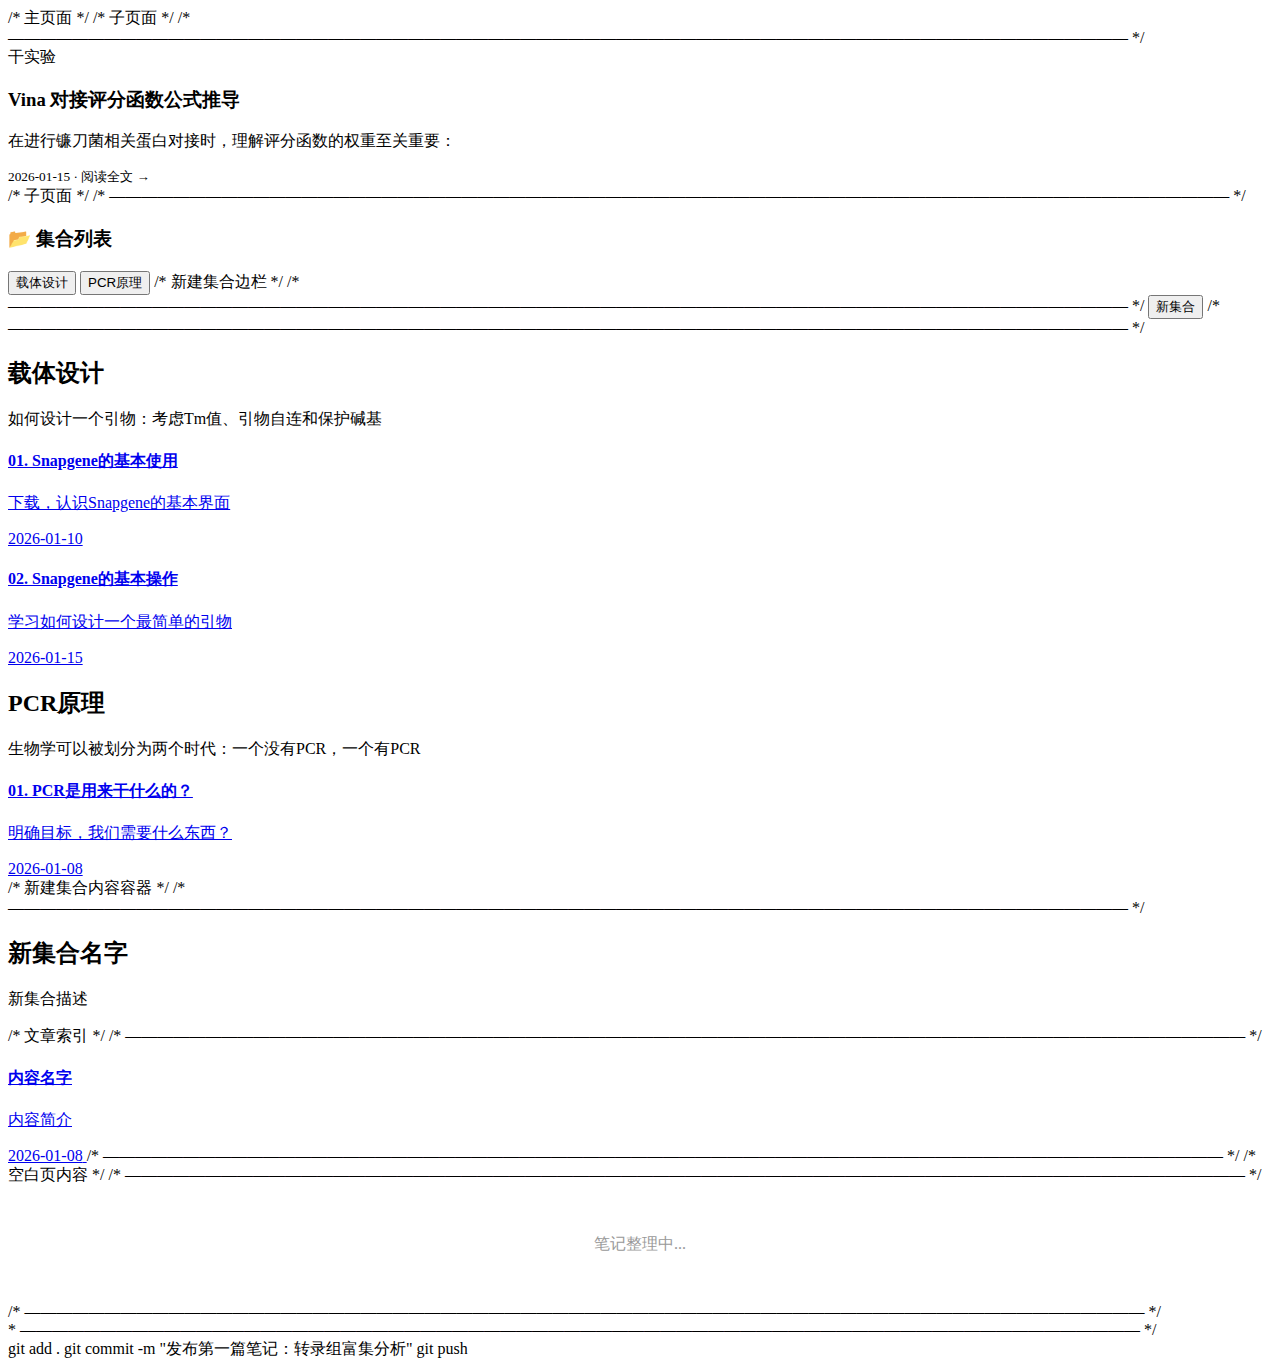
<file: 建站复用代码.html>
/* 主页面 */
/* 子页面 */
/* —————————————————————————————————————————————————————————————————————— */
<article class="note-card" id="dry">
    <span class="tag">干实验</span>
    <h3>Vina 对接评分函数公式推导</h3>
    <p>在进行镰刀菌相关蛋白对接时，理解评分函数的权重至关重要：</p>
    <small>2026-01-15 · 阅读全文 →</small>
</article>

/* 子页面 */
/* —————————————————————————————————————————————————————————————————————— */
<body>
    <div class="container">
        <aside class="left-col">
            <div class="collection-menu">
                <h3>📂 集合列表</h3>
                <button class="collection-btn active" onclick="showCollection('vec', this)">
                    <i class="fas fa-project-diagram"></i> 载体设计
                </button>
                <button class="collection-btn" onclick="showCollection('pcr', this)">
                    <i class="fas fa-dna"></i> PCR原理
                </button>
                /* 新建集合边栏 */
                /* —————————————————————————————————————————————————————————————————————— */
                <button class="collection-btn" onclick="showCollection('新集合id', this)">
                    <i class="fas 新集合图标代码"></i> 新集合
                </button>
                /* —————————————————————————————————————————————————————————————————————— */
            </div>
        </aside>

        <section class="right-col"></section>
            <div id="vec" class="article-list active">
                <div class="list-header">
                    <h2>载体设计</h2>
                    <p>如何设计一个引物：考虑Tm值、引物自连和保护碱基</p>
                </div>
                
                <a href="#" class="article-item">
                    <div class="article-info">
                        <h4>01. Snapgene的基本使用</h4>
                        <p>下载，认识Snapgene的基本界面</p>
                    </div>
                    <span class="article-date">2026-01-10</span>
                </a>

                <a href="#" class="article-item">
                    <div class="article-info">
                        <h4>02. Snapgene的基本操作</h4>
                        <p>学习如何设计一个最简单的引物</p>
                    </div>
                    <span class="article-date">2026-01-15</span>
                </a>
            </div>

            <div id="pcr" class="article-list">
                <div class="list-header">
                    <h2>PCR原理</h2>
                    <p>生物学可以被划分为两个时代：一个没有PCR，一个有PCR</p>
                </div>

                <a href="#" class="article-item">
                    <div class="article-info">
                        <h4>01. PCR是用来干什么的？</h4>
                        <p>明确目标，我们需要什么东西？</p>
                    </div>
                    <span class="article-date">2026-01-08</span>
                </a>
            </div>
            /* 新建集合内容容器 */
            /* —————————————————————————————————————————————————————————————————————— */
            <div id="新集合id" class="article-list">
                <div class="list-header">
                    <h2>新集合名字</h2>
                    <p>新集合描述</p>
                </div>

                /* 文章索引 */
                /* —————————————————————————————————————————————————————————————————————— */
                <a href="#" class="article-item">
                    <div class="article-info">
                        <h4>内容名字</h4>
                        <p>内容简介</p>
                    </div>
                    <span class="article-date">2026-01-08</span>
                </a>
                /* —————————————————————————————————————————————————————————————————————— */


                /* 空白页内容 */
                /* —————————————————————————————————————————————————————————————————————— */
                <div style="padding: 2rem; text-align: center; color: #999;">
                    <i class="fas fa-inbox" style="font-size: 2rem; margin-bottom: 10px;"></i>
                    <p>笔记整理中...</p>
                </div>
                /* —————————————————————————————————————————————————————————————————————— */

            </div>
            * —————————————————————————————————————————————————————————————————————— */
        </section>



    </div>
</body>

git add .
git commit -m "发布第一篇笔记：转录组富集分析"
git push
</file>
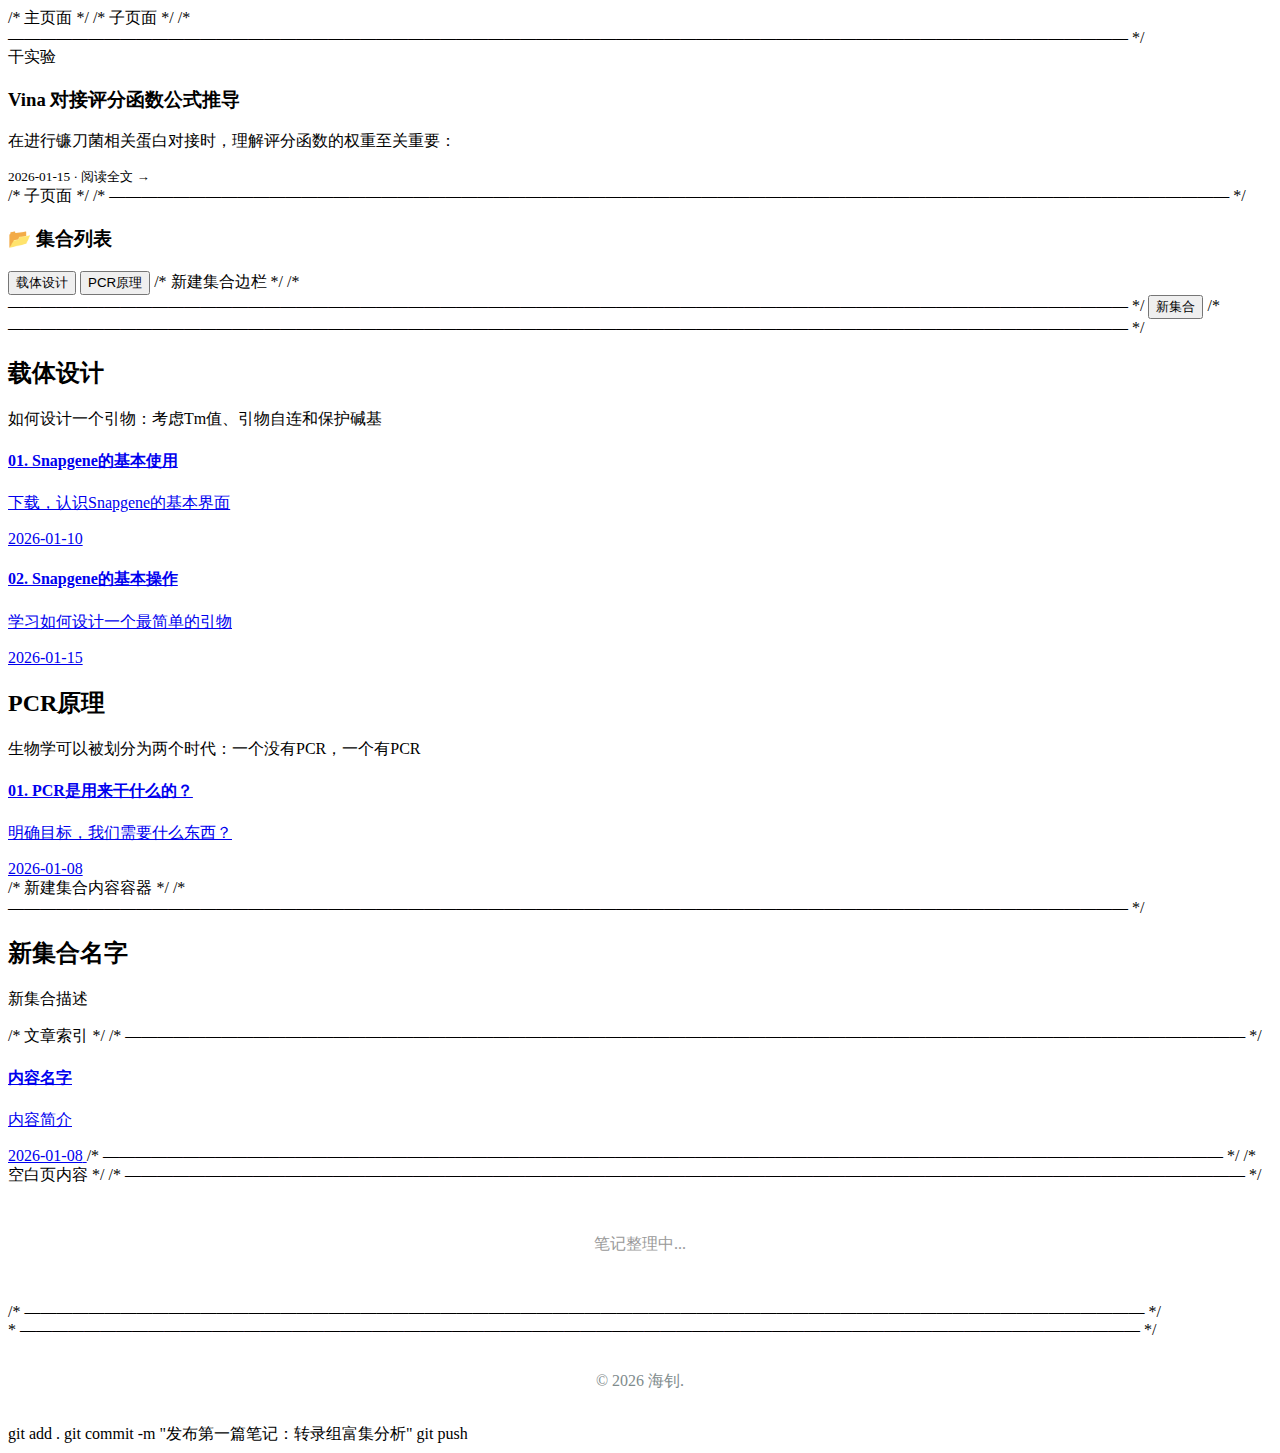
<file: 模板/建站复用代码.html>
/* 主页面 */
/* 子页面 */
/* —————————————————————————————————————————————————————————————————————— */
<article class="note-card" id="dry">
    <span class="tag">干实验</span>
    <h3>Vina 对接评分函数公式推导</h3>
    <p>在进行镰刀菌相关蛋白对接时，理解评分函数的权重至关重要：</p>
    <small>2026-01-15 · 阅读全文 →</small>
</article>

/* 子页面 */
/* —————————————————————————————————————————————————————————————————————— */
<body>
    <div class="container">
        <aside class="left-col">
            <div class="collection-menu">
                <h3>📂 集合列表</h3>
                <button class="collection-btn active" onclick="showCollection('vec', this)">
                    <i class="fas fa-project-diagram"></i> 载体设计
                </button>
                <button class="collection-btn" onclick="showCollection('pcr', this)">
                    <i class="fas fa-dna"></i> PCR原理
                </button>
                /* 新建集合边栏 */
                /* —————————————————————————————————————————————————————————————————————— */
                <button class="collection-btn" onclick="showCollection('新集合id', this)">
                    <i class="fas 新集合图标代码"></i> 新集合
                </button>
                /* —————————————————————————————————————————————————————————————————————— */
            </div>
        </aside>

        <section class="right-col"></section>
            <div id="vec" class="article-list active">
                <div class="list-header">
                    <h2>载体设计</h2>
                    <p>如何设计一个引物：考虑Tm值、引物自连和保护碱基</p>
                </div>
                
                <a href="#" class="article-item">
                    <div class="article-info">
                        <h4>01. Snapgene的基本使用</h4>
                        <p>下载，认识Snapgene的基本界面</p>
                    </div>
                    <span class="article-date">2026-01-10</span>
                </a>

                <a href="#" class="article-item">
                    <div class="article-info">
                        <h4>02. Snapgene的基本操作</h4>
                        <p>学习如何设计一个最简单的引物</p>
                    </div>
                    <span class="article-date">2026-01-15</span>
                </a>
            </div>

            <div id="pcr" class="article-list">
                <div class="list-header">
                    <h2>PCR原理</h2>
                    <p>生物学可以被划分为两个时代：一个没有PCR，一个有PCR</p>
                </div>

                <a href="#" class="article-item">
                    <div class="article-info">
                        <h4>01. PCR是用来干什么的？</h4>
                        <p>明确目标，我们需要什么东西？</p>
                    </div>
                    <span class="article-date">2026-01-08</span>
                </a>
            </div>
            /* 新建集合内容容器 */
            /* —————————————————————————————————————————————————————————————————————— */
            <div id="新集合id" class="article-list">
                <div class="list-header">
                    <h2>新集合名字</h2>
                    <p>新集合描述</p>
                </div>

                /* 文章索引 */
                /* —————————————————————————————————————————————————————————————————————— */
                <a href="#" class="article-item">
                    <div class="article-info">
                        <h4>内容名字</h4>
                        <p>内容简介</p>
                    </div>
                    <span class="article-date">2026-01-08</span>
                </a>
                /* —————————————————————————————————————————————————————————————————————— */


                /* 空白页内容 */
                /* —————————————————————————————————————————————————————————————————————— */
                <div style="padding: 2rem; text-align: center; color: #999;">
                    <i class="fas fa-inbox" style="font-size: 2rem; margin-bottom: 10px;"></i>
                    <p>笔记整理中...</p>
                </div>
                /* —————————————————————————————————————————————————————————————————————— */

            </div>
            * —————————————————————————————————————————————————————————————————————— */
        </section>



    </div>
    <footer style="text-align: center; padding: 2rem; color: #7f8c8d;">
        &copy; 2026 海钊.
    </footer>
</body>

git add .
git commit -m "发布第一篇笔记：转录组富集分析"
git push
</file>
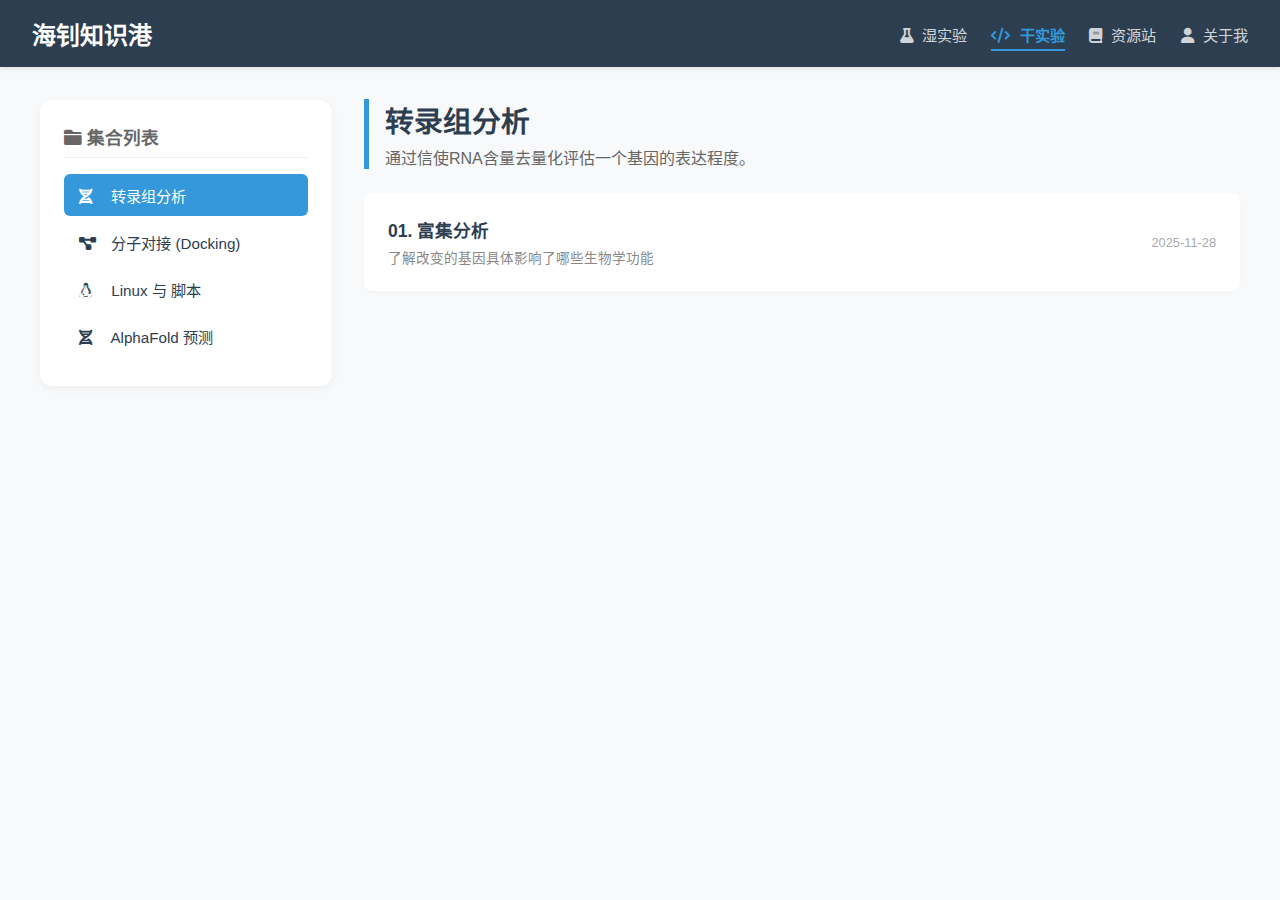
<file: articles/dry_lab/dry_lab_index.html>
<!DOCTYPE html>
<html lang="zh-CN">
<head>
    <meta charset="UTF-8">
    <meta name="viewport" content="width=device-width, initial-scale=1.0">
    <title>干实验 - 海钊知识港</title>
    <link rel="stylesheet" href="https://cdnjs.cloudflare.com/ajax/libs/font-awesome/6.0.0/css/all.min.css">
    
    <style>
        :root { --primary-color: #2c3e50; --accent-color: #3498db; --primary-bg: #f8f9fa; --sidebar-bg: #ffffff; --text-main: #2c3e50; --border-color: #eee; }
        body { font-family: 'Helvetica Neue', Arial, sans-serif; background: var(--primary-bg); color: var(--text-main); margin: 0; }
        
        nav { background: var(--primary-color); color: white; padding: 1rem 2rem; display: flex; justify-content: space-between; align-items: center; position: sticky; top: 0; z-index: 1000; box-shadow: 0 2px 5px rgba(0,0,0,0.1); }
        nav .logo a { font-size: 1.5rem; font-weight: bold; color: white; text-decoration: none; }
        nav .nav-links a { color: rgba(255,255,255,0.8); text-decoration: none; margin-left: 20px; transition: 0.3s; font-size: 0.95rem; }
        nav .nav-links a:hover { color: white; }
        nav .nav-links i { margin-right: 5px; }
        nav .nav-links a.active { color: var(--accent-color); font-weight: bold; border-bottom: 2px solid var(--accent-color); padding-bottom: 5px; }

        .container { max-width: 1200px; margin: 2rem auto; display: flex; gap: 2rem; padding: 0 1rem; min-height: 80vh; }
        .left-col { flex: 1; min-width: 250px; }
        .collection-menu { background: var(--sidebar-bg); border-radius: 12px; padding: 1.5rem; box-shadow: 0 2px 10px rgba(0,0,0,0.05); position: sticky; top: 100px; }
        .collection-menu h3 { margin-top: 0; font-size: 1.1rem; color: #666; border-bottom: 1px solid #eee; padding-bottom: 0.5rem; margin-bottom: 1rem; }
        
        .collection-btn { display: block; width: 100%; text-align: left; padding: 10px 15px; margin-bottom: 5px; border: none; background: none; border-radius: 6px; cursor: pointer; font-size: 0.95rem; color: var(--text-main); transition: 0.2s; }
        .collection-btn:hover { background: #f0f7ff; color: var(--accent-color); }
        .collection-btn.active { background: var(--accent-color); color: white; }
        .collection-btn i { margin-right: 8px; width: 20px; }

        .right-col { flex: 3; }
        .article-list { display: none; animation: fadeIn 0.3s ease; }
        .article-list.active { display: block; }
        .list-header { margin-bottom: 1.5rem; border-left: 5px solid var(--accent-color); padding-left: 1rem; }
        .list-header h2 { margin: 0; font-size: 1.8rem; }
        .list-header p { color: #666; margin: 5px 0 0 0; }
        .article-item { background: white; padding: 1.5rem; border-radius: 8px; margin-bottom: 1rem; box-shadow: 0 2px 5px rgba(0,0,0,0.02); transition: transform 0.2s, box-shadow 0.2s; display: flex; justify-content: space-between; align-items: center; text-decoration: none; color: inherit; }
        .article-item:hover { transform: translateX(5px); box-shadow: 0 4px 10px rgba(0,0,0,0.08); border-left: 3px solid var(--accent-color); }
        .article-info h4 { margin: 0 0 5px 0; font-size: 1.1rem; color: var(--text-main); }
        .article-info p { margin: 0; font-size: 0.85rem; color: #888; }
        .article-date { font-size: 0.8rem; color: #aaa; white-space: nowrap; margin-left: 1rem; }
        @keyframes fadeIn { from { opacity: 0; transform: translateY(10px); } to { opacity: 1; transform: translateY(0); } }
        @media (max-width: 768px) { .container { flex-direction: column; } .collection-menu { position: static; } }
    </style>
</head>
<body>

    <nav>
        <div class="logo"><a href="../../index.html">海钊知识港</a></div>
        <div class="nav-links">
            <a href="../wet_lab/wet_lab_index.html"><i class="fas fa-flask"></i> 湿实验</a>
            <a href="#" class="active"><i class="fas fa-code"></i> 干实验</a>
            <a href="../resources/resources_index.html"><i class="fas fa-book"></i> 资源站</a>
            <a href="../about/about_index.html"><i class="fas fa-user"></i> 关于我</a>
        </div>
    </nav>

    <div class="container">
        <aside class="left-col">
            <div class="collection-menu">
                <h3><i class="fas fa-folder"></i> 集合列表</h3>
                <button class="collection-btn active" onclick="showCollection('rnaseq', this)">
                    <i class="fa-sharp-duotone fa-solid fa-dna"></i> 转录组分析
                </button>

                <button class="collection-btn" onclick="showCollection('docking', this)">
                    <i class="fas fa-project-diagram"></i> 分子对接 (Docking)
                </button>

                <button class="collection-btn" onclick="showCollection('linux', this)">
                    <i class="fab fa-linux"></i> Linux 与 脚本
                </button>

                <button class="collection-btn" onclick="showCollection('alphafold', this)">
                    <i class="fas fa-dna"></i> AlphaFold 预测
                </button>

            </div>
        </aside>

        <section class="right-col">
            <div id="rnaseq" class="article-list active">
                <div class="list-header">
                    <h2>转录组分析</h2>
                    <p>通过信使RNA含量去量化评估一个基因的表达程度。</p>
                </div>
                <a href="rnaseq/enrichment_analysis/enrichment_analysis.html" class="article-item">
                    <div class="article-info">
                        <h4>01. 富集分析</h4>
                        <p>了解改变的基因具体影响了哪些生物学功能</p>
                    </div>
                    <span class="article-date">2025-11-28</span>
                </a>
            </div>

            <div id="docking" class="article-list">
                <div class="list-header">
                    <h2>分子对接实战</h2>
                    <p>包含 AutoDock Vina、LeDock 等软件的使用流程与参数详解。</p>
                </div>
                <a href="#" class="article-item">
                    <div class="article-info">
                        <h4>01. AutoDock Vina 安装与环境配置</h4>
                        <p>Linux 下的编译安装及 MGLTools 的准备工作。</p>
                    </div>
                    <span class="article-date">2026-01-10</span>
                </a>
            </div>

            <div id="linux" class="article-list">
                <div class="list-header">
                    <h2>Linux 运维与脚本</h2>
                    <p>常用 Shell 命令备忘及 Python 生信脚本整理。</p>
                </div>
                <a href="#" class="article-item">
                    <div class="article-info">
                        <h4>chmod 与 chown：彻底搞懂 Linux 权限</h4>
                        <p>解决 "Permission denied" 的终极指南。</p>
                    </div>
                    <span class="article-date">2026-01-08</span>
                </a>
            </div>
            
            <div id="alphafold" class="article-list">
                <div class="list-header">
                    <h2>AlphaFold 结构预测</h2>
                </div>
                <div style="padding: 2rem; text-align: center; color: #999;">
                    <i class="fas fa-inbox" style="font-size: 2rem; margin-bottom: 10px;"></i>
                    <p>笔记整理中...</p>
                </div>
            </div>
        </section>
    </div>

    <script>
        function showCollection(collectionId, btnElement) {
            const lists = document.querySelectorAll('.article-list');
            lists.forEach(list => list.classList.remove('active'));
            document.getElementById(collectionId).classList.add('active');
            const btns = document.querySelectorAll('.collection-btn');
            btns.forEach(btn => btn.classList.remove('active'));
            btnElement.classList.add('active');
        }
    </script>
</body>
</html>
</file>
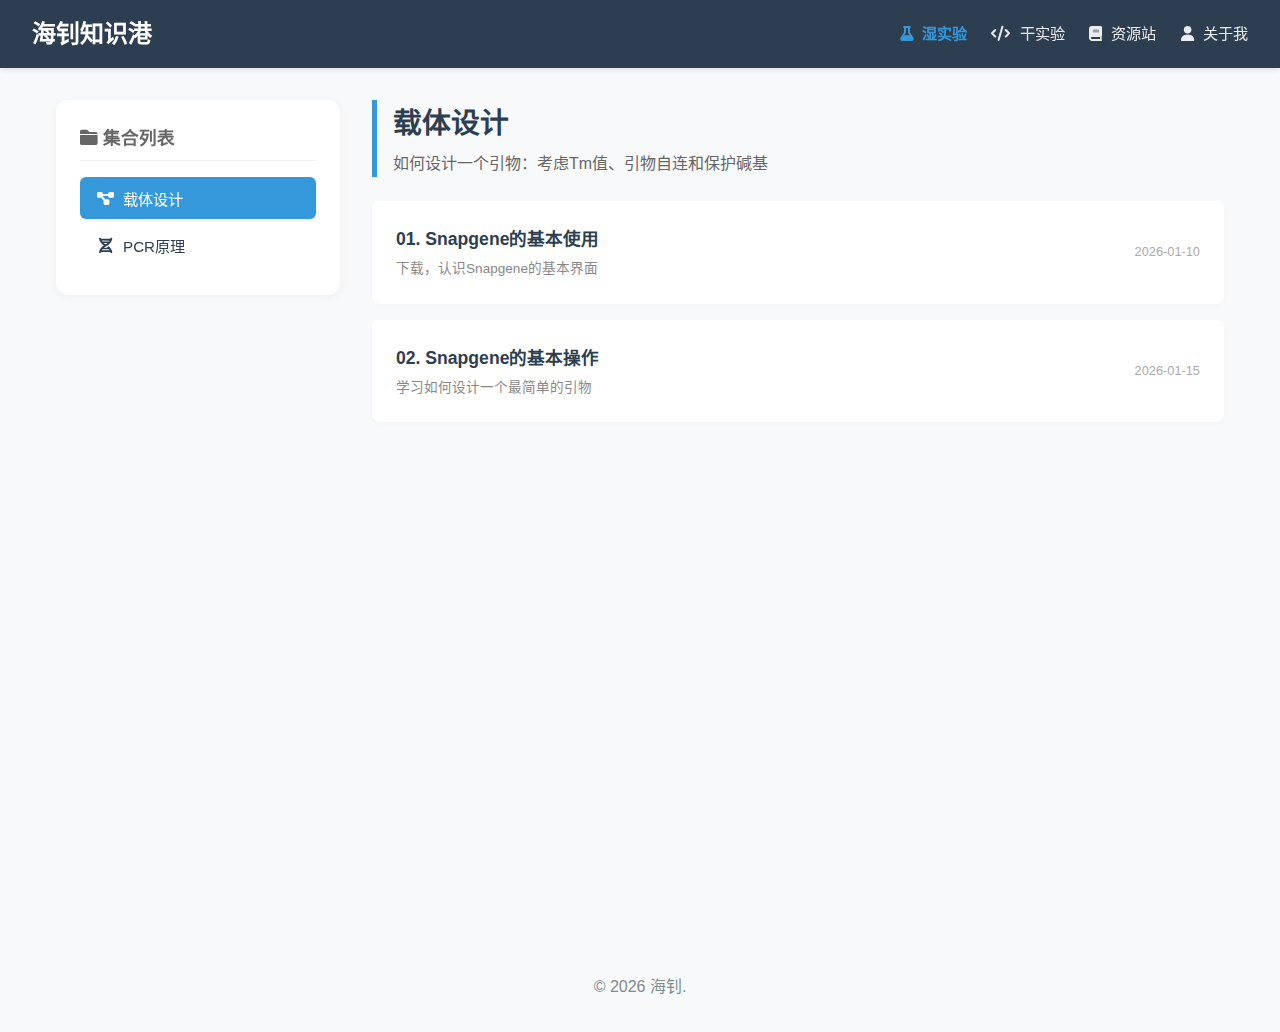
<file: articles/wet_lab/wet_lab_index.html>
<!DOCTYPE html>
<html lang="zh-CN">
    <head>
        <meta charset="UTF-8">
        <meta name="viewport" content="width=device-width, initial-scale=1.0">
        <title>湿实验索引 - 海钊知识港</title>
        
        <link rel="stylesheet" href="https://cdnjs.cloudflare.com/ajax/libs/font-awesome/6.0.0/css/all.min.css">
        <link rel="stylesheet" href="../../css/category-index.css">
        <script src="../../js/main.js"></script>
    </head>

    <body>
        <nav>
            <div class="logo"><a href="../../index.html">海钊知识港</a></div>
            <div class="nav-links">
                <a href="#" class="active"><i class="fas fa-flask"></i> 湿实验</a>
                <a href="../dry_lab/dry_lab_index.html"><i class="fas fa-code"></i> 干实验</a>
                <a href="../resources/resources_index.html"><i class="fas fa-book"></i> 资源站</a>
                <a href="../about/about_index.html"><i class="fas fa-user"></i> 关于我</a>
            </div>
        </nav>

        <div class="container">
            <aside class="left-col">
                <div class="collection-menu">
                    <h3><i class="fas fa-folder"></i> 集合列表</h3>
                    <button class="collection-btn active" onclick="showCollection('vec', this)">
                        <i class="fas fa-project-diagram"></i> 载体设计
                    </button>
                    <button class="collection-btn" onclick="showCollection('pcr', this)">
                        <i class="fas fa-dna"></i> PCR原理
                    </button>
                </div>
            </aside>

            <section class="right-col">
                
                <div id="vec" class="article-list active">
                    <div class="list-header">
                        <h2>载体设计</h2>
                        <p>如何设计一个引物：考虑Tm值、引物自连和保护碱基</p>
                    </div>
                    
                    <a href="#" class="article-item">
                        <div class="article-info">
                            <h4>01. Snapgene的基本使用</h4>
                            <p>下载，认识Snapgene的基本界面</p>
                        </div>
                        <span class="article-date">2026-01-10</span>
                    </a>

                    <a href="#" class="article-item">
                        <div class="article-info">
                            <h4>02. Snapgene的基本操作</h4>
                            <p>学习如何设计一个最简单的引物</p>
                        </div>
                        <span class="article-date">2026-01-15</span>
                    </a>
                </div>

                <div id="pcr" class="article-list">
                    <div class="list-header">
                        <h2>PCR原理</h2>
                        <p>生物学可以被划分为两个时代：一个没有PCR，一个有PCR</p>
                    </div>

                    <a href="#" class="article-item">
                        <div class="article-info">
                            <h4>01. PCR是用来干什么的？</h4>
                            <p>明确目标，我们需要什么东西？</p>
                        </div>
                        <span class="article-date">2026-01-08</span>
                    </a>
                </div>

            </section>
        </div>
        <footer style="text-align: center; padding: 2rem; color: #7f8c8d;">
            &copy; 2026 海钊.
        </footer>
    </body>
</html>
</file>
<file: css/category-index.css>
/* --- 基础变量 (与首页保持一致) --- */
:root { --primary-color: #2c3e50; --accent-color: #3498db; --primary-bg: #f8f9fa; --sidebar-bg: #ffffff; --text-main: #2c3e50; }
* { box-sizing: border-box; }
body { font-family: 'Helvetica Neue', Arial, sans-serif; background: var(--primary-bg); color: var(--text-main); margin: 0; line-height: 1.6; }
a { text-decoration: none; color: inherit; }

/* --- 导航栏 (标准化) --- */
nav { 
    background: var(--primary-color); 
    color: white; 
    padding: 1rem 2rem; 
    display: flex; 
    justify-content: space-between; 
    align-items: center; 
    position: sticky; top: 0; z-index: 1000; 
    box-shadow: 0 2px 5px rgba(0,0,0,0.1);
    line-height: 1.5; /* 统一高度 */
}
nav .logo a { font-size: 1.5rem; font-weight: bold; color: white; }
nav .nav-links a { color: rgba(255,255,255,0.9); margin-left: 20px; transition: 0.3s; font-size: 0.95rem; }
nav .nav-links a:hover { color: var(--accent-color); }
nav .nav-links i { margin-right: 5px; }
/* 当前页面/高亮状态 (重点) */
nav .nav-links a.active { 
    color: var(--accent-color) !important; /* 强制使用强调色 */
    font-weight: bold; 
}

/* --- 布局 --- */
.container { max-width: 1200px; margin: 2rem auto; display: flex; gap: 2rem; padding: 0 1rem; min-height: 90vh; }
.left-col { flex: 1; min-width: 250px; }
.right-col { flex: 3; }

/* --- 侧边菜单 (集合列表) --- */
.collection-menu { background: var(--sidebar-bg); border-radius: 12px; padding: 1.5rem; box-shadow: 0 2px 10px rgba(0,0,0,0.05); position: sticky; top: 100px; }
.collection-menu h3 { margin-top: 0; font-size: 1.1rem; color: #666; border-bottom: 1px solid #eee; padding-bottom: 0.5rem; margin-bottom: 1rem; }

.collection-btn { display: block; width: 100%; text-align: left; padding: 10px 15px; margin-bottom: 5px; border: none; background: none; border-radius: 6px; cursor: pointer; font-size: 0.95rem; color: var(--text-main); transition: 0.2s; }
.collection-btn:hover { background: #f0f7ff; color: var(--accent-color); }
.collection-btn.active { background: var(--accent-color); color: white; }
.collection-btn i { margin-right: 8px; width: 20px; text-align: center; }

/* --- 文章列表区域 --- */
.article-list { display: none; animation: fadeIn 0.3s ease; }
.article-list.active { display: block; }
.list-header { margin-bottom: 1.5rem; border-left: 5px solid var(--accent-color); padding-left: 1rem; }
.list-header h2 { margin: 0; font-size: 1.8rem; }
.list-header p { color: #666; margin: 5px 0 0 0; }

.article-item { background: white; padding: 1.5rem; border-radius: 8px; margin-bottom: 1rem; box-shadow: 0 2px 5px rgba(0,0,0,0.02); transition: transform 0.2s, box-shadow 0.2s; display: flex; justify-content: space-between; align-items: center; }
.article-item:hover { transform: translateX(5px); box-shadow: 0 4px 10px rgba(0,0,0,0.08); border-left: 3px solid var(--accent-color); }
.article-info h4 { margin: 0 0 5px 0; font-size: 1.1rem; }
.article-info p { margin: 0; font-size: 0.85rem; color: #888; }
.article-date { font-size: 0.8rem; color: #aaa; white-space: nowrap; margin-left: 1rem; }

@keyframes fadeIn { from { opacity: 0; transform: translateY(10px); } to { opacity: 1; transform: translateY(0); } }
/* --- 移动端响应式 (与首页保持一致) --- */
@media (max-width: 850px) { /* 建议统一把断点改为 850px，适配平板竖屏 */
    
    .container { flex-direction: column; } 
    .collection-menu { position: static; margin-bottom: 2rem;} 
    
    /* --- 导航栏修复开始 --- */
    nav { flex-direction: column; padding: 1rem; }
    
    nav .nav-links { 
        margin-top: 1rem; 
        width: 100%;
        display: flex;
        flex-wrap: wrap;   /* 允许换行 */
        justify-content: center; 
        gap: 10px;
    }
    
    nav .nav-links a { 
        margin-left: 0;
        flex: 0 0 45%;     /* 2x2 布局 */
        text-align: center;
        white-space: nowrap; /* 禁止文字换行 */
        
        /* 手机端按钮样式优化 */
        padding: 8px 0;
        background: rgba(255,255,255,0.1);
        border-radius: 6px;
        font-size: 0.9rem;
    }
    /* --- 导航栏修复结束 --- */
}

/* --- 本地图标样式 --- */
/* --- 集合按钮布局 --- */
.collection-btn {
    display: flex;
    align-items: center;
    width: 100%;
    text-align: left;
    padding: 10px 15px;
    margin-bottom: 5px;
    border: none;
    background: none; /* 默认背景透明 */
    border-radius: 6px;
    cursor: pointer;
    font-size: 0.95rem;
    color: var(--text-main);
    transition: all 0.2s; /* 让背景色和文字颜色过渡平滑 */
}

/* --- 图标容器 (代替 img 标签) --- */
.btn-icon {
    display: inline-block;
    width: 20px;
    height: 20px;
    margin-right: 10px;
    
    /* 核心：设置背景图，默认使用 --icon-default 变量 */
    background-image: var(--icon-default);
    background-size: contain;
    background-repeat: no-repeat;
    background-position: center;
    transition: background-image 0.2s; /* 图标切换时的过渡 */
}

/* --- 状态 1: 鼠标悬浮 (Hover) --- */
.collection-btn:hover {
    background: #f0f7ff;
    color: var(--accent-color);
}
/* 悬浮时，将图标背景切换为 --icon-hover */
.collection-btn:hover .btn-icon {
    background-image: var(--icon-hover);
}

/* --- 状态 2: 激活/点击状态 (Active) --- */
.collection-btn.active {
    background: var(--accent-color);
    color: white;
}
/* 激活时，将图标背景切换为 --icon-active */
.collection-btn.active .btn-icon {
    background-image: var(--icon-active);
}
</file>
